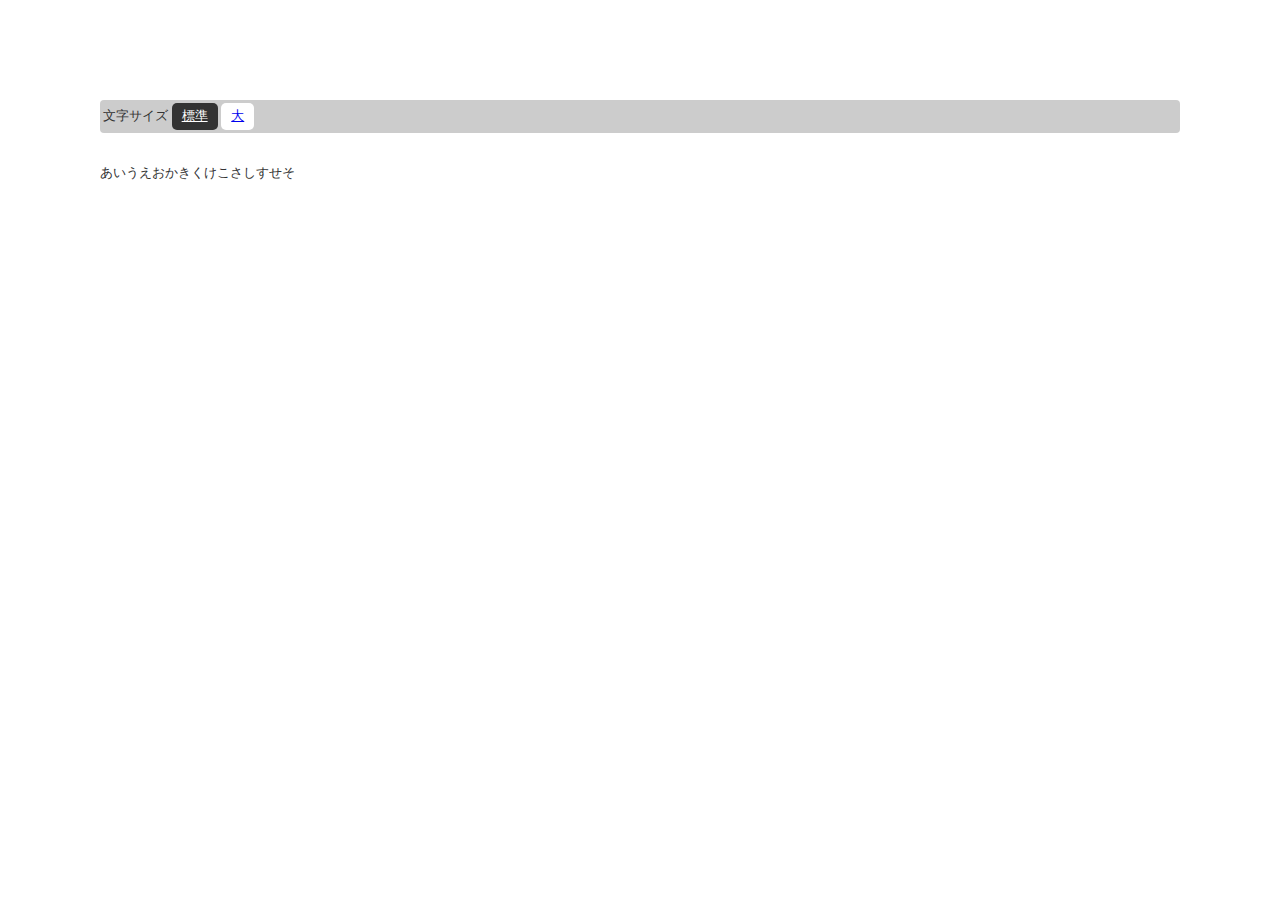
<file: fontswitch/index.html>
<!DOCTYPE html>
<html lang="ja">
<head>
<meta charset="utf-8">
<title>Font Switch</title>
<link rel="stylesheet" href="../common/css/html5reset.css">
<link rel="stylesheet" href="css/style.css">
<link rel="alternate stylesheet" title="normal" href="css/font_normal.css">
<link rel="alternate stylesheet" title="big" href="css/font_big.css">
<script type="text/javascript" src="../common/js/jquery.js"></script>
<script type="text/javascript" src="js/jquery.cookie.js"></script>
<script type="text/javascript">
(function($) {
  $(document).on('ready', function() {
    //-----------------------------
    //- fontSwitch
    //-----------------------------
    //initialize
    var $normalSw = $('.fontSwitch .normal');
    var $bigSw    = $('.fontSwitch .big');
    var $ck       = $.cookie('fontSize');
    var cssObj    = [''];
    var normalCss = '';
    var bigCss    = '';
    //cssObj
    cssObj = document.getElementsByTagName('link');
    for (i=0; i<cssObj.length; i++) {
      if (cssObj[i].getAttribute('rel') == 'alternate stylesheet') {
        if (cssObj[i].getAttribute('title') == 'normal') {
          normalCssObj = cssObj[i];
        } else if (cssObj[i].getAttribute('title') == 'big') {
          bigCssObj = cssObj[i];
        }
      }
    }
    //cookie switch
    if ($ck == 'big') {
      fontBig();
    } else {
      fontNormal();
    }
    //click
    $bigSw.on('click', function () {
      if ($(this).hasClass('current')) {
      }else{
        fontBig();
      }
      return false;
    });
    $normalSw.on('click', function () {
      if ($(this).hasClass('current')) {
      }else{
        fontNormal();
      }
      return false;
    });
    //font-big
    function fontBig () {
      $.cookie('fontSize', 'big', {expires:30, path:'/'});
      $normalSw.removeClass('current');
      $bigSw.addClass('current');
      normalCssObj.disabled = true;
      bigCssObj.disabled = false;
    }
    //font-normal
    function fontNormal () {
      $.cookie('fontSize', 'normal', {expires:30, path:'/'});
      $bigSw.removeClass('current');
      $normalSw.addClass('current');
      normalCssObj.disabled = false;
      bigCssObj.disabled = true;
    }
  });
})(jQuery);
</script>
<style>
#container {
  margin: 100px;
}
.fontSwitch {
  margin-bottom: 30px;
  padding: 3px;
  background-color: #CCC;
  border-radius: 4px;
  overflow: hidden;
}
.fontSwitch dt,
.fontSwitch dd {
  display: inline-block;
}
.fontSwitch dd a {
  display: inline-block;
  padding: 3px 10px;
  border-radius: 5px;
  background-color: #FFF;
}
.fontSwitch dd a:hover {
  background-color: #EEE;
}
.fontSwitch dd.current a {
  background-color: #333;
  color: #FFF;
}
</style>
</head>
<body>
<div id="container">

<dl class="fontSwitch">
<dt>文字サイズ</dt>
<dd class="normal"><a href="#">標準</a></dd>
<dd class="big"><a href="#">大</a></dd>
</dl>

<div class="box">
あいうえおかきくけこさしすせそ
</div>

</div>
</body>
</html>
</file>
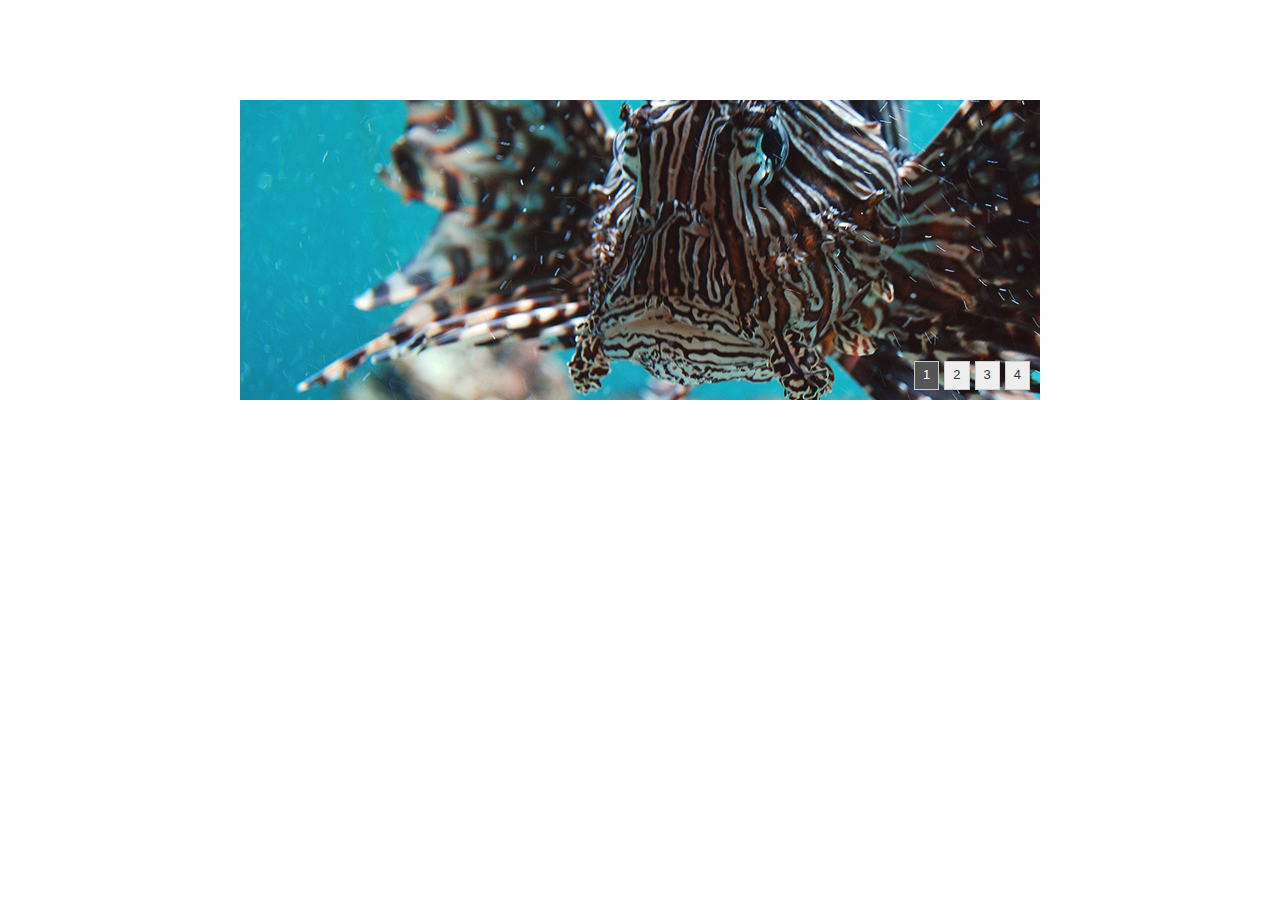
<file: mainimage_fadeout/index.html>
<!DOCTYPE html>
<html lang="ja">
<head>
<meta charset="utf-8">
<title>mainImage ver fadeOut</title>
<link rel="stylesheet" href="../common/css/html5reset.css">
<link rel="stylesheet" href="../common/css/style.css">
<script type="text/javascript" src="../common/js/jquery.js"></script>
<script type="text/javascript">
$(function() {
	$('#mainImage').imagefade({
		second:3000,
		speed:800
	});
});

$.fn.imagefade = function(opts) {
	opts = $.extend({
		second: 5000,	//second
		speed: 1200		//animation speed
	}, opts);

	//initialize
	var $list = $('li',this)
	$list.hide();
	$(':last-child',$list).addClass('active');
	$(':first-child',$list).show();
	var listNum = $list.size();
	var bullet = '';
	var num = 1;
	var timerID;
	fade();

	//bullet
	for(var c=1; c<=listNum; c++){
		bullet = bullet + '<span>' + c + '</span>';
	}
	$(this).append('<div class="bullet">' + bullet + '</div>');
	$('span:first-child','.bullet').addClass('active');

	//bullet click
	$('span','.bullet').click(function() {
		var bulletNum = $(this).index() + 1;
		clearTimeout(timerID);
		fade(bulletNum);
	})

	//fade animation
	function fade(bulletNum) {
		if (bulletNum) {
			if (bulletNum == 1) {
				num = 1;
			} else {
				num = bulletNum;
			}
		}
		var thisSelector = 'li.active';
		var nextSelector = 'li:nth-child(' + num + ')';
		var current = 'span:nth-child(' + num + ')';
		//$('#test').text('next:' + nextSelector + ' bulletNum:' + bulletNum);//test
		$(thisSelector).fadeOut(opts.speed).removeClass('active');
		$(nextSelector).addClass('active').fadeIn(opts.speed);
		$('span.active','.bullet').removeClass('active');
		$(current,'.bullet').addClass('active');
		num = $('li.active').index() + 2;
		if (num == (listNum + 1)){
			num = 1;
		}
		timerID = setTimeout(function(){fade()},opts.second);
	}
}
</script>
<style>
#container {
	margin:100px auto;
	width:900px;
}
#test {
    position: fixed;
    display: block;
    top: 0;
    right: 30px;
    line-height: 50px;
    background: #EEE;
    text-align: center;
}

/*----------*/
#mainImage {
	margin:0 auto;
	width:800px;
	position:relative;
}
#mainImage ul {
	position: relative;
	height: 300px;
}
#mainImage li {
	position: absolute;
}
.bullet {
	margin-top:10px;
	text-align: right;
	position: absolute;
	bottom:10px;
	right:10px;
}
.bullet span {
	display: inline-block;
	margin-left:5px;
	padding: 3px 8px;
	background: #EEE;
	border: solid 1px #CCC;
	cursor: pointer;
}
.bullet span.active {
	background: #555;
	color: #FFF;
}
</style>
</head>
<body>
<span id="test"></span>
<div id="container">




<div id="mainImage">
<ul>
<li><img src="images/fish.jpg" alt=""></li>
<li><img src="images/candle.jpg" alt=""></li>
<li><img src="images/poppy.jpg" alt=""></li>
<li><img src="images/rose.jpg" alt=""></li>
</ul>
</div>




</div>
</body>
</html>
</file>
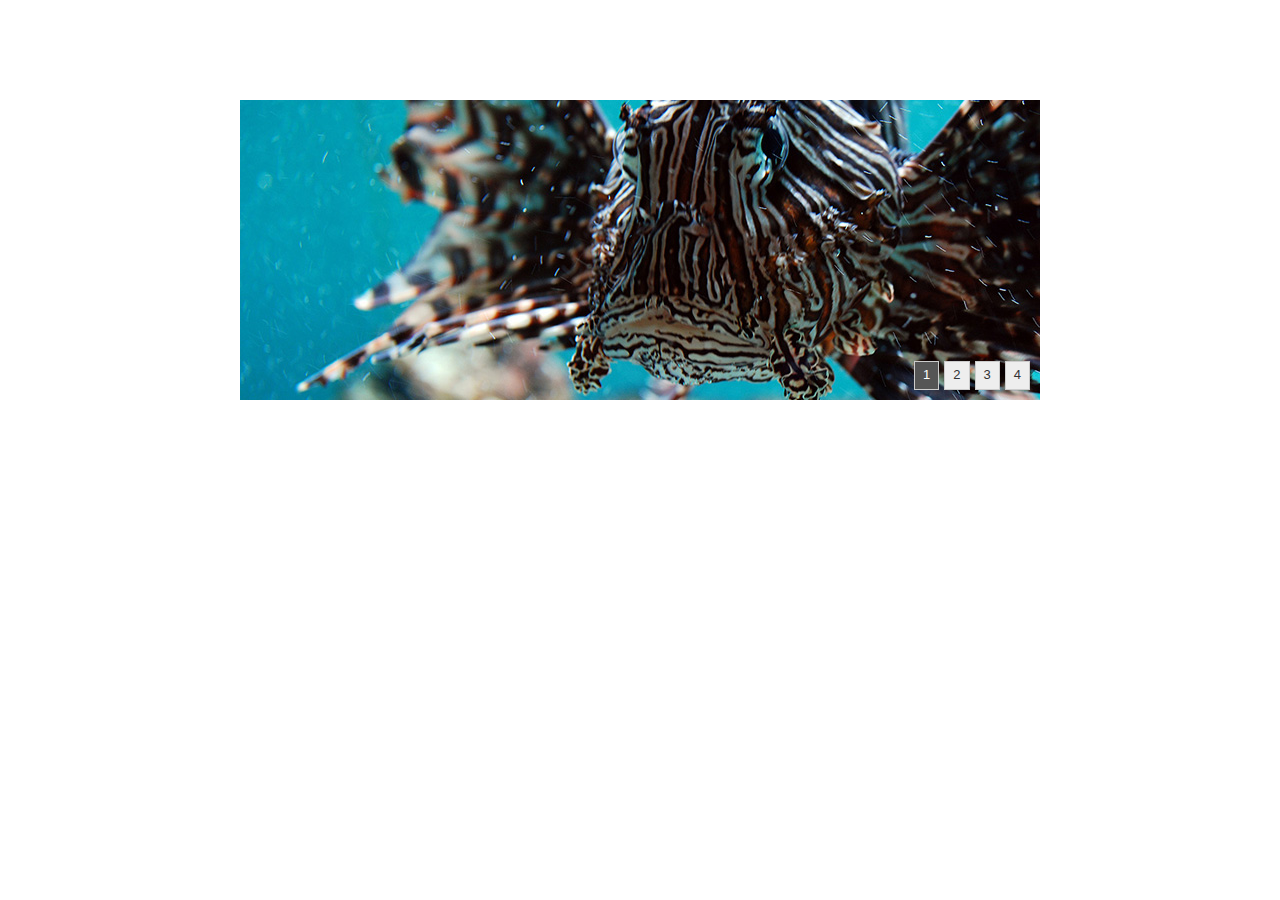
<file: mainimage_slide/index.html>
<!DOCTYPE html>
<html lang="ja">
<head>
<meta charset="utf-8">
<title>mainImage ver Slide</title>
<link rel="stylesheet" href="../common/css/html5reset.css">
<link rel="stylesheet" href="../common/css/style.css">
<script type="text/javascript" src="../common/js/jquery.js"></script>
<script type="text/javascript">
$(function() {
	$('#mainImage').imageslide({
		second:3000,
		speed:800
	});
});

$.fn.imageslide = function(opts) {
	opts = $.extend({
		imagewide: $(this).width(),//image width
		second: 5000,	//second
		speed: 1200		//animation speed
	}, opts);

	//initialize
	var $list = $('li',this)
	var $ul = $('ul',this);
	$(':last-child',$list).addClass('active');
	var listNum = $list.size();
	$ul.css({width:listNum * opts.imagewide});
	var bullet = '';
	var num = 1;
	var timerID;
	fade();

	//bullet
	for(var c=1; c<=listNum; c++){
		bullet = bullet + '<span>' + c + '</span>';
	}
	$(this).append('<div class="bullet">' + bullet + '</div>');
	$('span:first-child','.bullet').addClass('active');

	//bullet click
	$('span','.bullet').click(function() {
		var bulletNum = $(this).index() + 1;
		clearTimeout(timerID);
		fade(bulletNum);
	})

	//fade animation
	function fade(bulletNum) {
		if (bulletNum) {
			if (bulletNum == 1) {
				num = 1;
			} else {
				num = bulletNum;
			}
		}
		var thisSelector = 'li.active';
		var nextSelector = 'li:nth-child(' + num + ')';
		var current = 'span:nth-child(' + num + ')';
		//$('#test').text('next:' + nextSelector + ' bulletNum:' + bulletNum);//test
		$ul.animate({marginLeft: -opts.imagewide*(num - 1)},opts.speed);
		$(thisSelector).removeClass('active');
		$(nextSelector).addClass('active');
		$('span.active','.bullet').removeClass('active');
		$(current,'.bullet').addClass('active');
		num = $('li.active').index() + 2;
		if (num == (listNum + 1)){
			num = 1;
		}
		timerID = setTimeout(function(){fade()},opts.second);
	}
}
</script>
<style>
#container {
	margin:100px auto;
	width:900px;
}
#test {
    position: fixed;
    display: block;
    top: 0;
    right: 30px;
    line-height: 50px;
    background: #EEE;
    text-align: center;
}

/*----------*/
#mainImage {
	margin:0 auto;
	width:800px;
	overflow: hidden;
	position: relative;
}
#mainImage ul {
	position: relative;
	height: 300px;
}
#mainImage li {
	float: left;
}
.bullet {
	margin-top:10px;
	text-align: right;
	position: absolute;
	bottom: 10px;
	right: 10px;
}
.bullet span {
	display: inline-block;
	margin-left:5px;
	padding: 3px 8px;
	background: #EEE;
	border: solid 1px #CCC;
	cursor: pointer;
}
.bullet span.active {
	background: #555;
	color: #FFF;
}
</style>
</head>
<body>
<span id="test"></span>
<div id="container">




<div id="mainImage">
<ul>
<li><img src="images/fish.jpg" alt=""></li>
<li><img src="images/candle.jpg" alt=""></li>
<li><img src="images/poppy.jpg" alt=""></li>
<li><img src="images/rose.jpg" alt=""></li>
</ul>
</div>




</div>
</body>
</html>
</file>
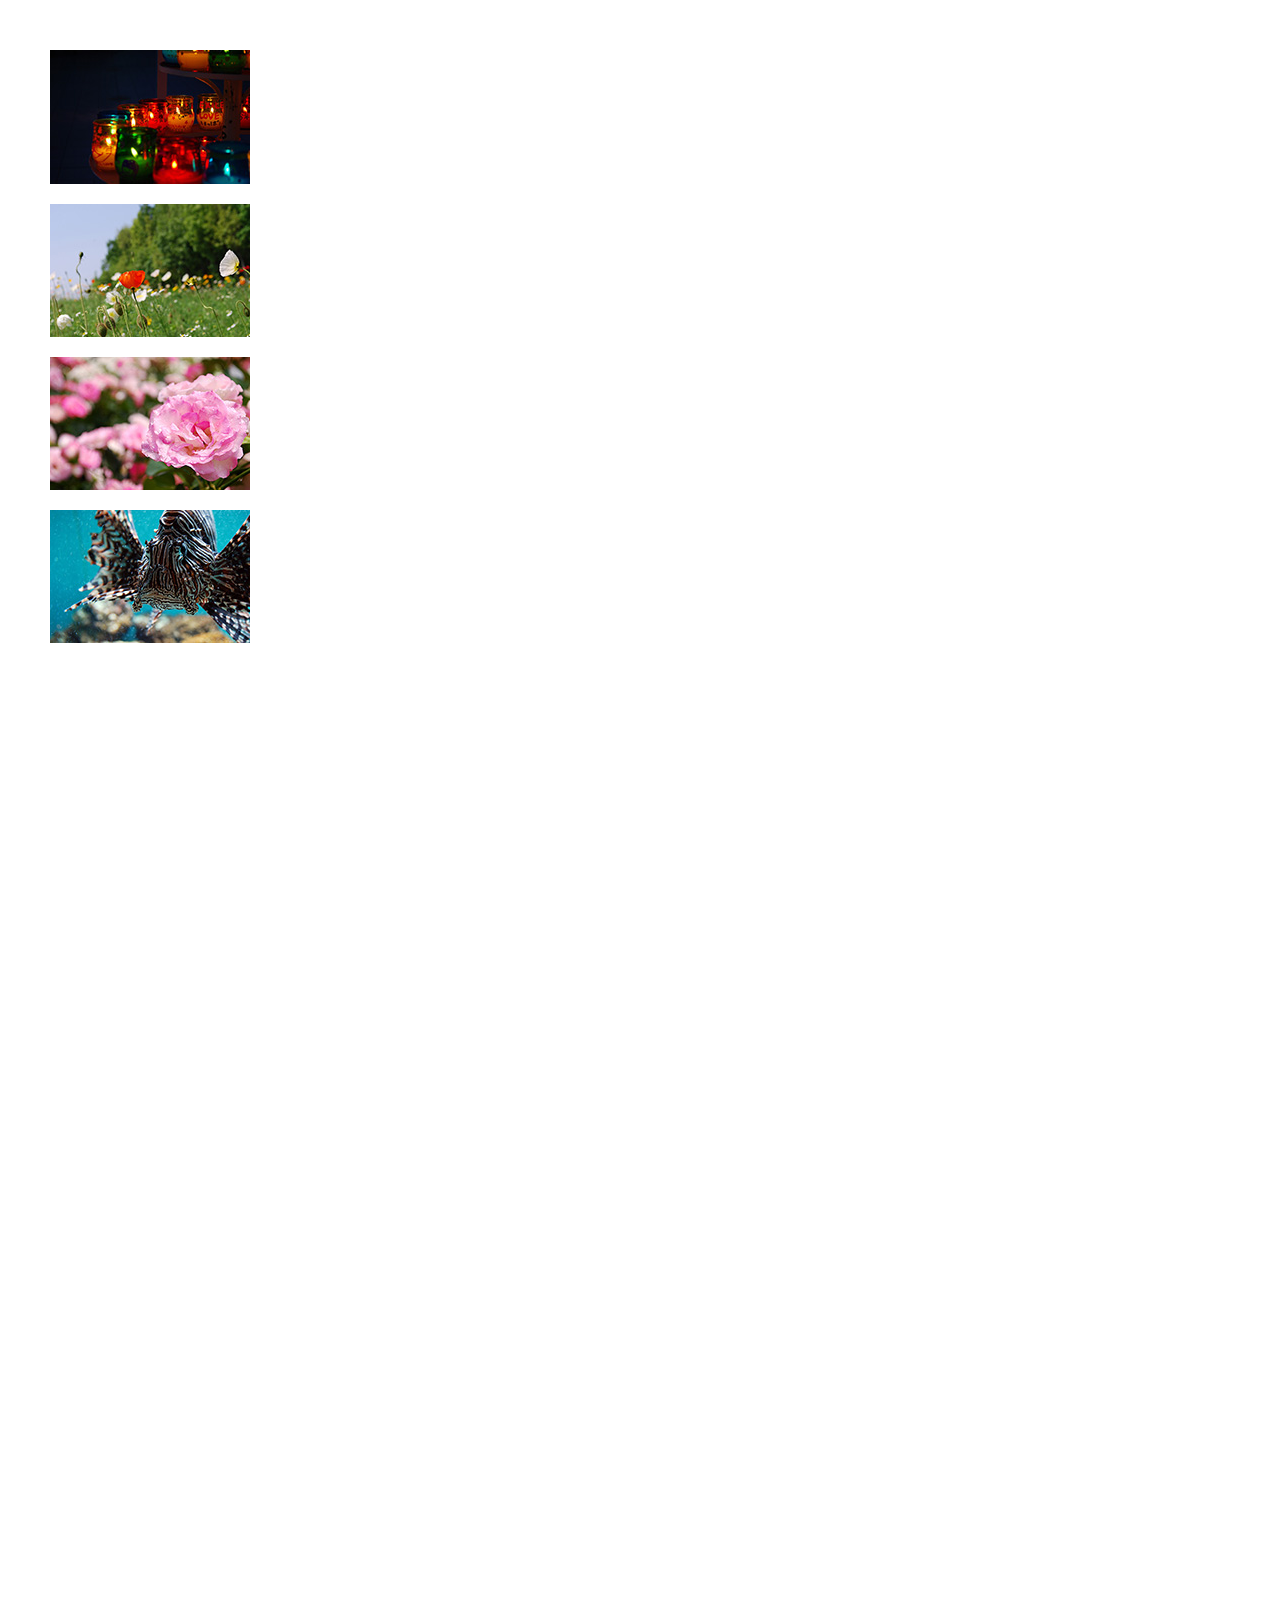
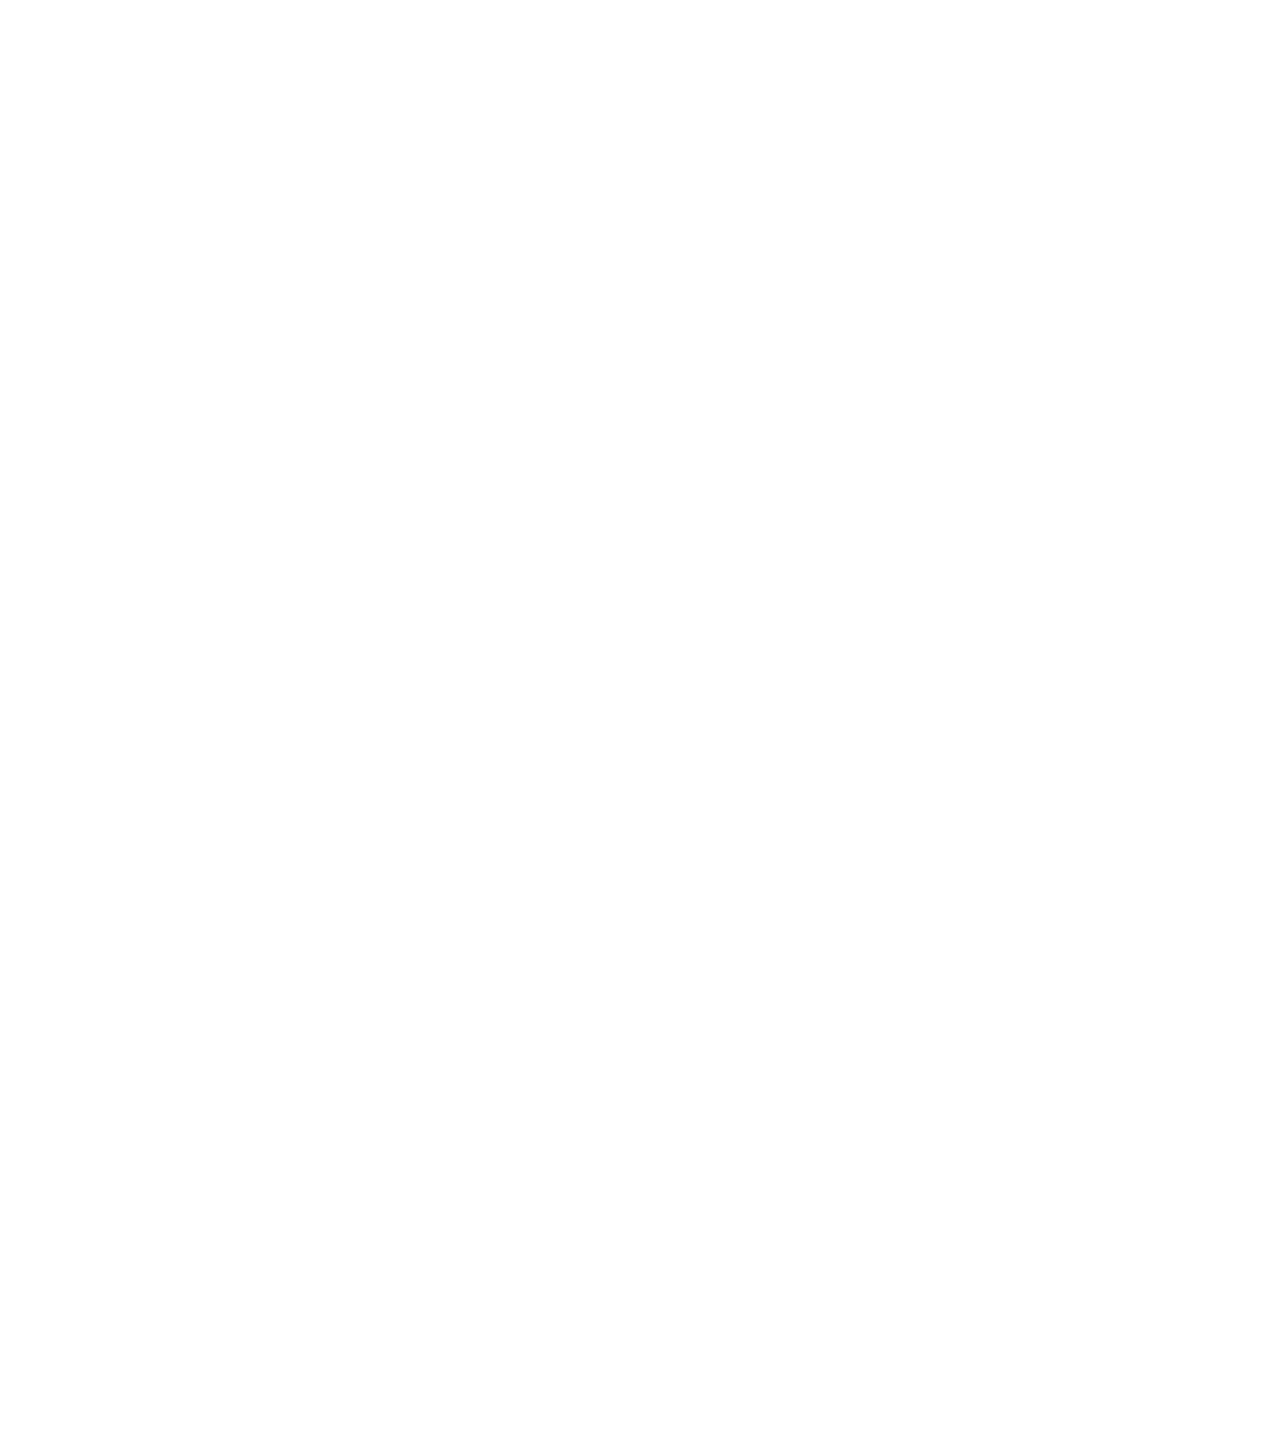
<file: modal_image/index.html>
<!DOCTYPE html>
<html lang="ja">
<head>
<meta charset="utf-8">
<title>ModalWindow - image</title>
<link rel="stylesheet" href="../common/css/html5reset.css">
<link rel="stylesheet" href="../common/css/style.css">
<script type="text/javascript" src="../common/js/jquery.js"></script>
<script type="text/javascript">
$(function() {
	$('.gallery a').imageModal({
		innerWidth:600,
		innerHeight:400,
		backColor:'#08f'
	});
});

$.fn.imageModal = function(opts) {
	// * options
	//-----------------------------------------
	opts = $.extend({
		innerWidth:600,	//image width
		innerHeight:400, //image height
		outerWidth:0,	//modalContにCSSで幅指定がある時
		outerHeight:0,	//modalContにCSSで高さ指定がある時
		speed:300,	//animation speed
		backColor:'#000',//back color
		backAlpha:0.6	//back alpha
	},opts);

	// * initialize
	//-----------------------------------------
	$('body').append('<div id="backWrap"></div>');
	$('body').append('<div id="modalWindow"><div id="modalCont"><div id="mw-close"><a href="#">CLOSE</a></div><div id="mw-control"><a href="#" id="mw-prev">prev</a><a href="#" id="mw-next">next</a></div></div></div>');
	//selector
	var $back    = $('#backWrap');
	var $mwindow = $('#modalWindow');
	var $mcont   = $('#modalCont');
	var $close   = $('#mw-close');
	var $closeArea = $('#backWrap, #mw-close');
	var $control = $('#mw-control');
	var $next    = $('#mw-next');
	var $prev    = $('#mw-prev'); 
	var $mLink   = $(this);
	//other
	var imagesrc;
	var imgArraySrc = [];
	var imgArrayAlt = [];
	var num;
	//inner&outer
	var iwi = opts.innerWidth;
	var ihi = opts.innerHeight;
	if (opts.outerWidth == 0) {
		var owi = $mwindow.width() + iwi;
	}else{
		var owi = opts.outerWidth;
	}
	if (opts.outerHeight == 0) {
		var ohi = $mwindow.height() + ihi;
	}else{
		var ohi = opts.outerHeight;
	}
	//control
	$control.css({top:ihi / 2, width:iwi});
	//speed
	var sp  = opts.speed;
	var sp2 = sp - (sp / 2);
	//backLayout
	$back.css({
		backgroundColor: opts.backColor,
		opacity: opts.backAlpha
	});

	// * grouping
	//-----------------------------------------
	$mLink.each(function() {
		if ($(this).attr('rel') == 'mImage') {
			imgArraySrc.push($(this).attr('href'));
			imgArrayAlt.push($('img',this).attr('alt'));
		}
	});

	// * thumbnail click
	//-----------------------------------------
	$mLink.on('click',function() {
		//control show
		if ($(this).attr('rel') == 'mImage') {
			$control.show();
		}else{
			$control.hide();
		}
		//image & alttext
		imagesrc = $(this).attr('href');
		var image = $('<img>').attr('src',imagesrc);
		var altTxt = $('img',this).attr('alt');
		$mcont.prepend('<div id="mw-cont"><div id="mw-caption"></div></div>');
		$('#mw-cont').css({width:iwi,height:ihi}).prepend(image);
		$('#mw-caption').html(altTxt);
		//modalWindow position
		if ($(window).height() <= ohi) {
			var pTop = 10;
		}else{
			var pTop = ($(window).height() / 2) - (ohi / 2);
		}
		if ($(window).width() <= owi) {
			var pLeft = 10;
		}else{
			var pLeft = ($(window).width() / 2) - (owi / 2);
		}
		//back layout show
		$back.fadeIn(sp);
		//modalWindow show
		$mwindow.css({top:pTop, left:pLeft}).fadeIn(sp2);
		return false;
	});

	// * closeArea click
	//-----------------------------------------
	$closeArea.on('click',function() {
		$back.fadeOut(sp);
		$mwindow.fadeOut(sp2,function() {
			$('#mw-cont').remove();
		});
		return false;
	});

	// * next click
	//-----------------------------------------
	$next.on('click',function() {		
		for (var i = 0; i < imgArraySrc.length; i++) {
			if (imgArraySrc[i] == imagesrc) {
				if (i != imgArraySrc.length - 1) {		
					num = i + 1;
				}else{
					num = 0;
				}
			}
		}
		nextprev(num);
		return false;
	});

	// * prev click
	//-----------------------------------------
	$prev.on('click',function() {		
		for (var i = 0; i < imgArraySrc.length; i++) {
			if (imgArraySrc[i] == imagesrc) {
				if (i != 0) {		
					num = i - 1;
				}else{
					num = imgArraySrc.length - 1;
				}
			}
		}
		nextprev(num);
		return false;
	});

	// * next prev
	//-----------------------------------------
	function nextprev(num) {
		imagesrc = imgArraySrc[num];
		image = $('<img>').attr('src',imagesrc);
		altTxt = imgArrayAlt[num];
		$('#mw-cont').prepend(image);
		$('#mw-caption').html(altTxt);
		$('img:nth-child(2)','#mw-cont').fadeOut(sp,function() {$(this).remove()});			
	}

}
</script>
<style>
body {
    height: 3000px;
}
#container {
    margin:50px;
}
#textbox {
	position: fixed;
	top:0;
	right: 0;
	background:#EEE;
	width:300px;
}
.gallery li {
    margin-bottom: 20px;
}
/*---------------*/
#backWrap {
	display: none;
  position:fixed;
	top:0;
	left:0;
	width:100%;
	height: 100%;
}
#modalWindow {
	display: none;
	position: absolute;
}
#modalCont {
	position: relative;
	background: #EEE;
  padding: 10px 10px 62px;
}
#mw-cont img {
    position:absolute;
}
#mw-caption {
    position: absolute;
    bottom:15px;
    left:10px;
}
#mw-close a {
	display: block;
	position:absolute;
	bottom:10px;
	right:10px;
	width: 32px;
	height: 32px;
	background: url('images/close.png') no-repeat;
	text-indent: 100%;
	white-space: nowrap;
	overflow: hidden;
	cursor:pointer;
}
#mw-control {
    display: none;
    position: absolute;
}
#mw-control a {
	position:absolute;
  display: block;
  width: 50px;
  height: 50px;
  border-radius: 50%;
  background: #333;
  line-height: 50px;
  text-align: center;
  text-decoration: none;
  color:#FFF;
}
#mw-control a:hover {
    background-color:#666;
}
#mw-prev {
	left: -70px;
}
#mw-next {
	right:-70px;
}
</style>
</head>
<body>
<div id="textbox"></div>
<div id="container">


<ul class="gallery">
<li><a href="images/candle.jpg" rel="mImage"><img src="images/candle_s.jpg" alt="キャンドルライト"></a></li>
<li><a href="images/poppy.jpg" rel="mImage"><img src="images/poppy_s.jpg" alt="ポピー"></a></li>
<li><a href="images/rose.jpg"><img src="images/rose_s.jpg" alt="ローズ"></a></li>
<li><a href="images/fish.jpg" rel="mImage"><img src="images/fish_s.jpg" alt="魚"></a></li>
</ul>


</div>

</body>
</html>
</file>
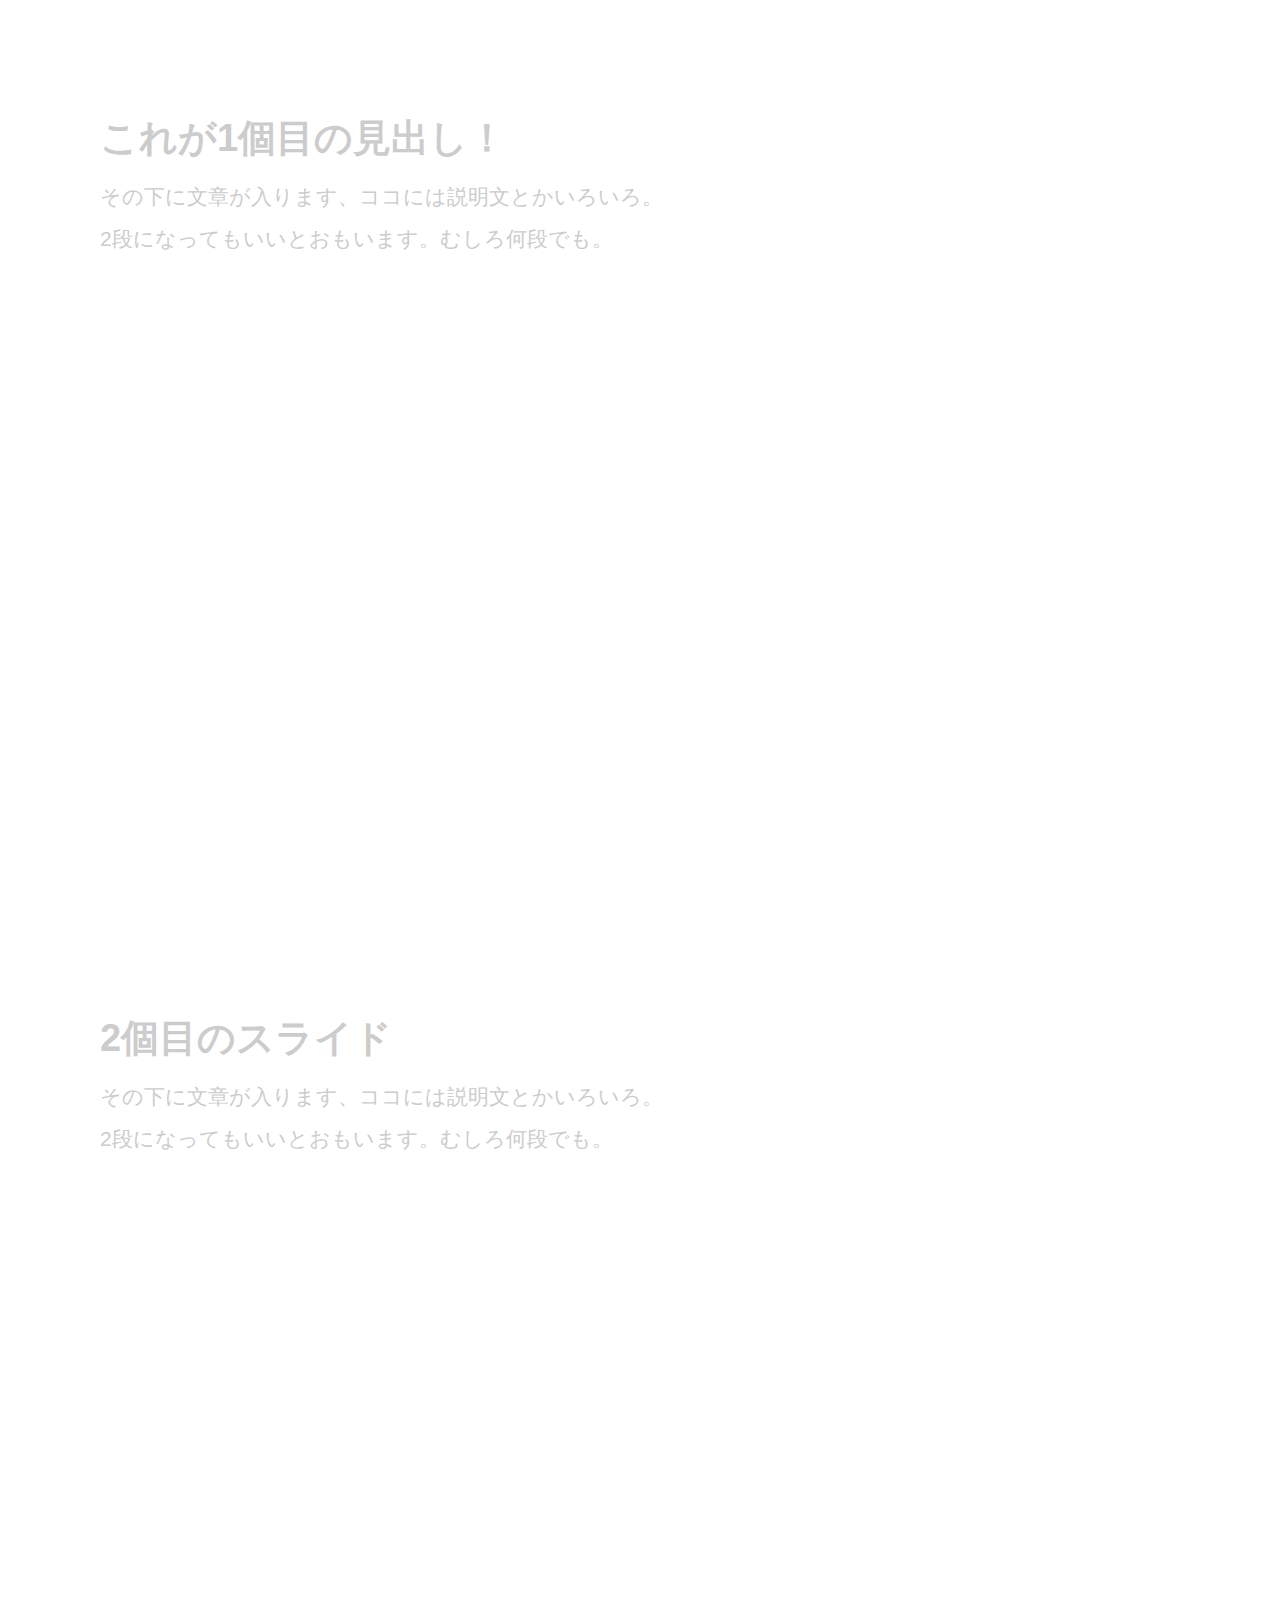
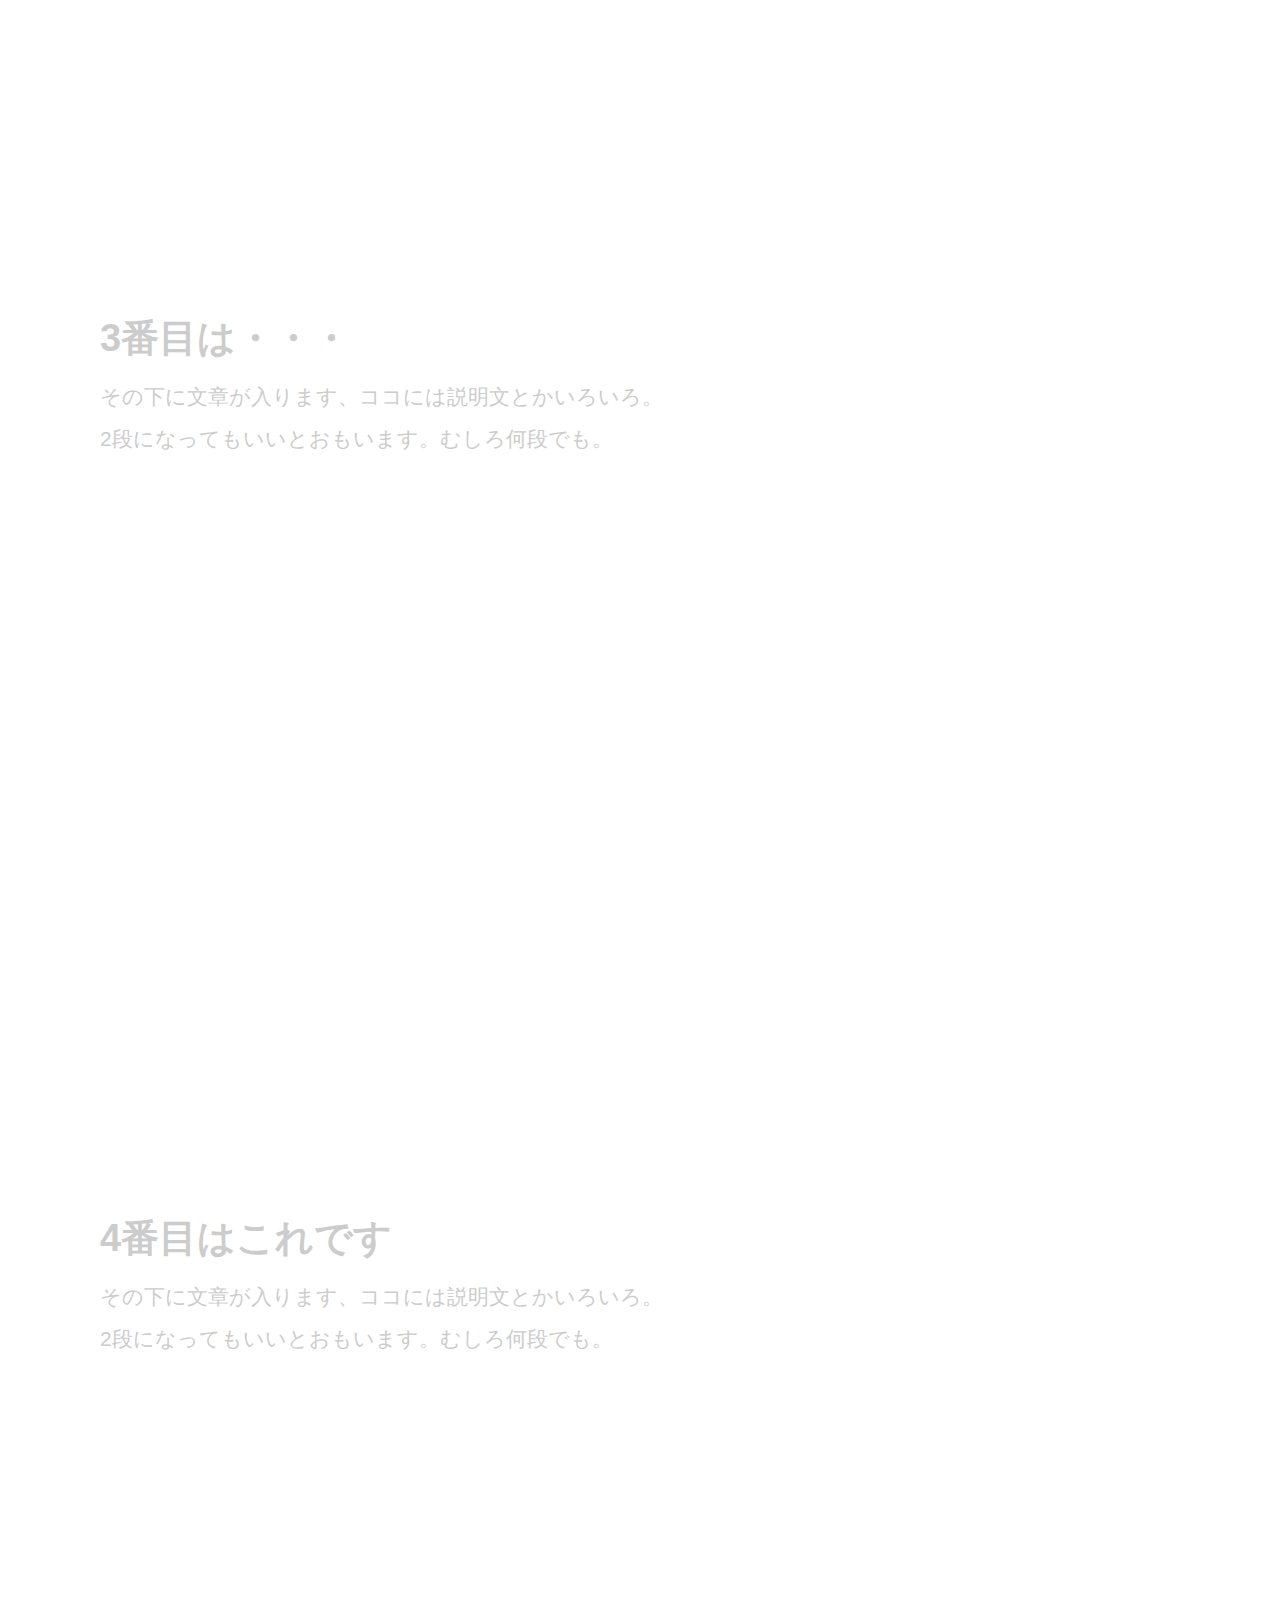
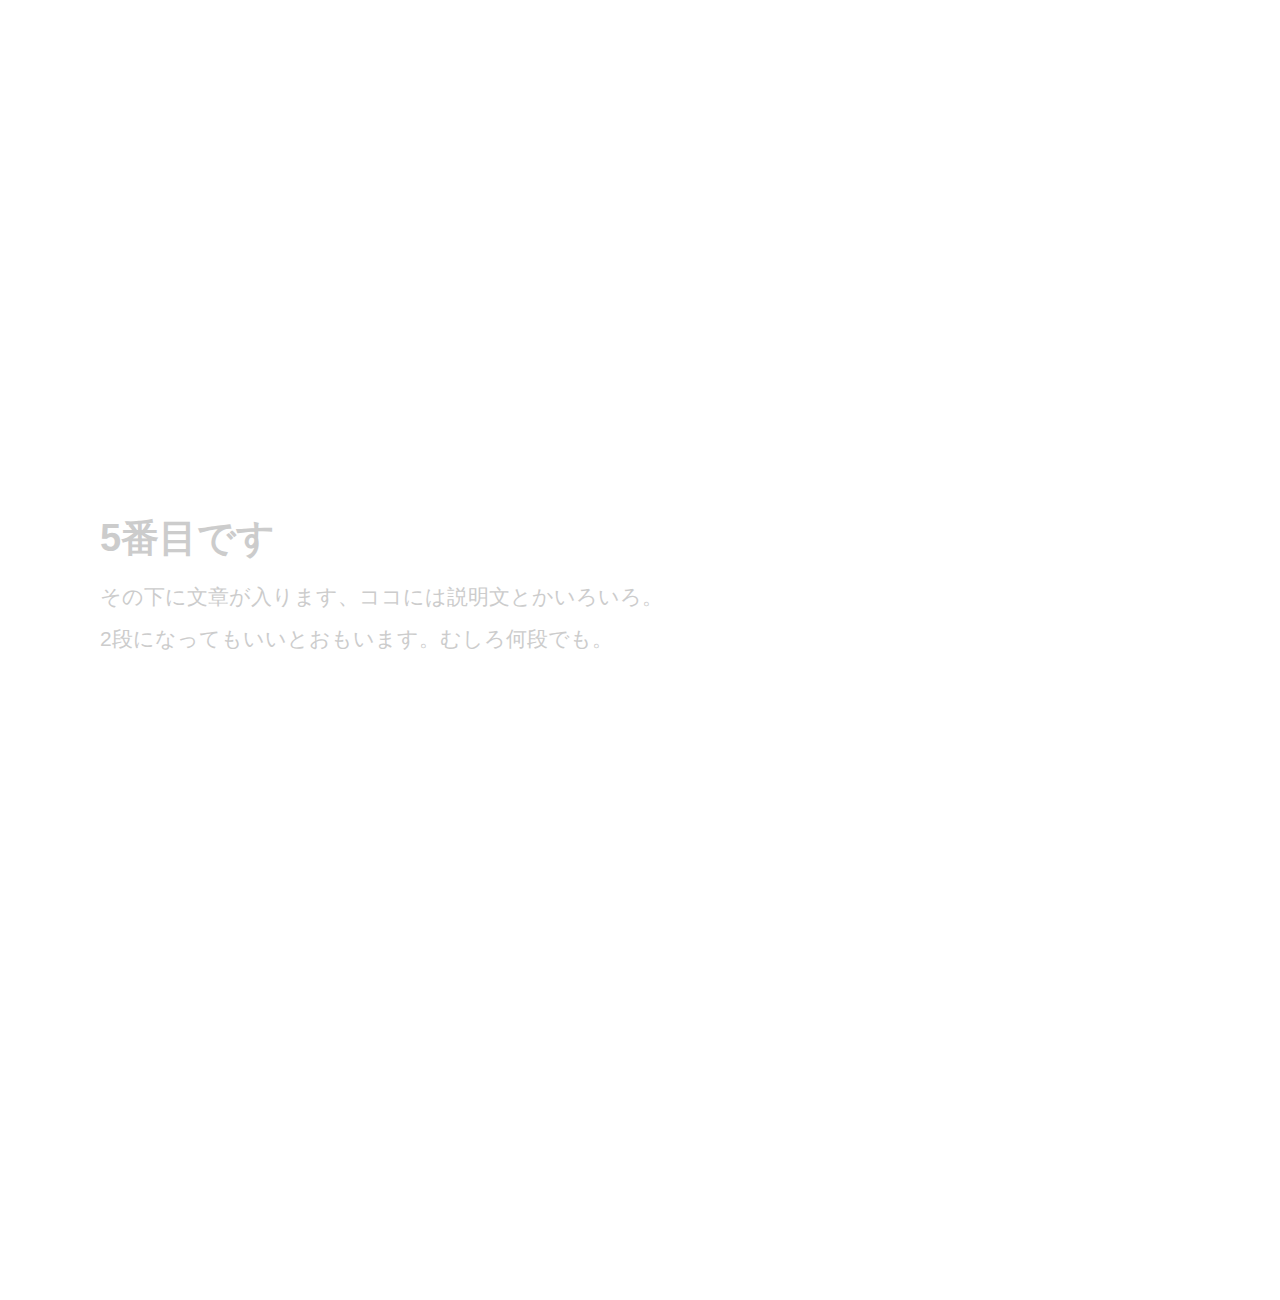
<file: slide/index.html>
<!DOCTYPE html>
<html lang="ja">
<head>
<meta charset="utf-8">
<title>スライド</title>
<link rel="stylesheet" href="../common/css/html5reset.css">
<link rel="stylesheet" href="../common/css/style.css">
<link rel="stylesheet" href="css/style.css">
<script type="text/javascript" src="../common/js/jquery.js"></script>
<script type="text/javascript" src="../common/js/jquery.easing.1.3.js"></script>
<script type="text/javascript" src="js/jquery.slide.js"></script>
<script type="text/javascript">
$(function () {
	$('.slide').slide({
		color:'testmode',			//dark, blue, purple, pink, green
		speed:600,						//800
		moving:'easeOutExpo',	//swing
		navLabel:'Navi'				//Navigation
	});
});
</script>
<style>
body {
  font-size:21px;
  line-height: 2.0;
  color: #333;
}
.cont {
  padding: 100px;
}
.cont h1 {
  font-size: 38px;
}
</style>
</head>
<body>

<section id="slide1" class="slide">
<div class="cont">
	<h1>これが1個目の見出し！</h1>
	<p>その下に文章が入ります、ココには説明文とかいろいろ。<br>
	2段になってもいいとおもいます。むしろ何段でも。</p>
</div>
</section>

<section id="slide2" class="slide">
<div class="cont">
	<h1>2個目のスライド</h1>
	<p>その下に文章が入ります、ココには説明文とかいろいろ。<br>
	2段になってもいいとおもいます。むしろ何段でも。</p>
</div>
</section>

<section id="slide3" class="slide">
<div class="cont">
	<h1>3番目は・・・</h1>
	<p>その下に文章が入ります、ココには説明文とかいろいろ。<br>
	2段になってもいいとおもいます。むしろ何段でも。</p>
</div>
</section>

<section id="slide4" class="slide">
<div class="cont">
	<h1>4番目はこれです</h1>
	<p>その下に文章が入ります、ココには説明文とかいろいろ。<br>
	2段になってもいいとおもいます。むしろ何段でも。</p>
</div>
</section>

<section id="slide5" class="slide">
<div class="cont">
	<h1>5番目です</h1>
	<p>その下に文章が入ります、ココには説明文とかいろいろ。<br>
	2段になってもいいとおもいます。むしろ何段でも。</p>
</div>
</section>

</body>
</html>
</file>
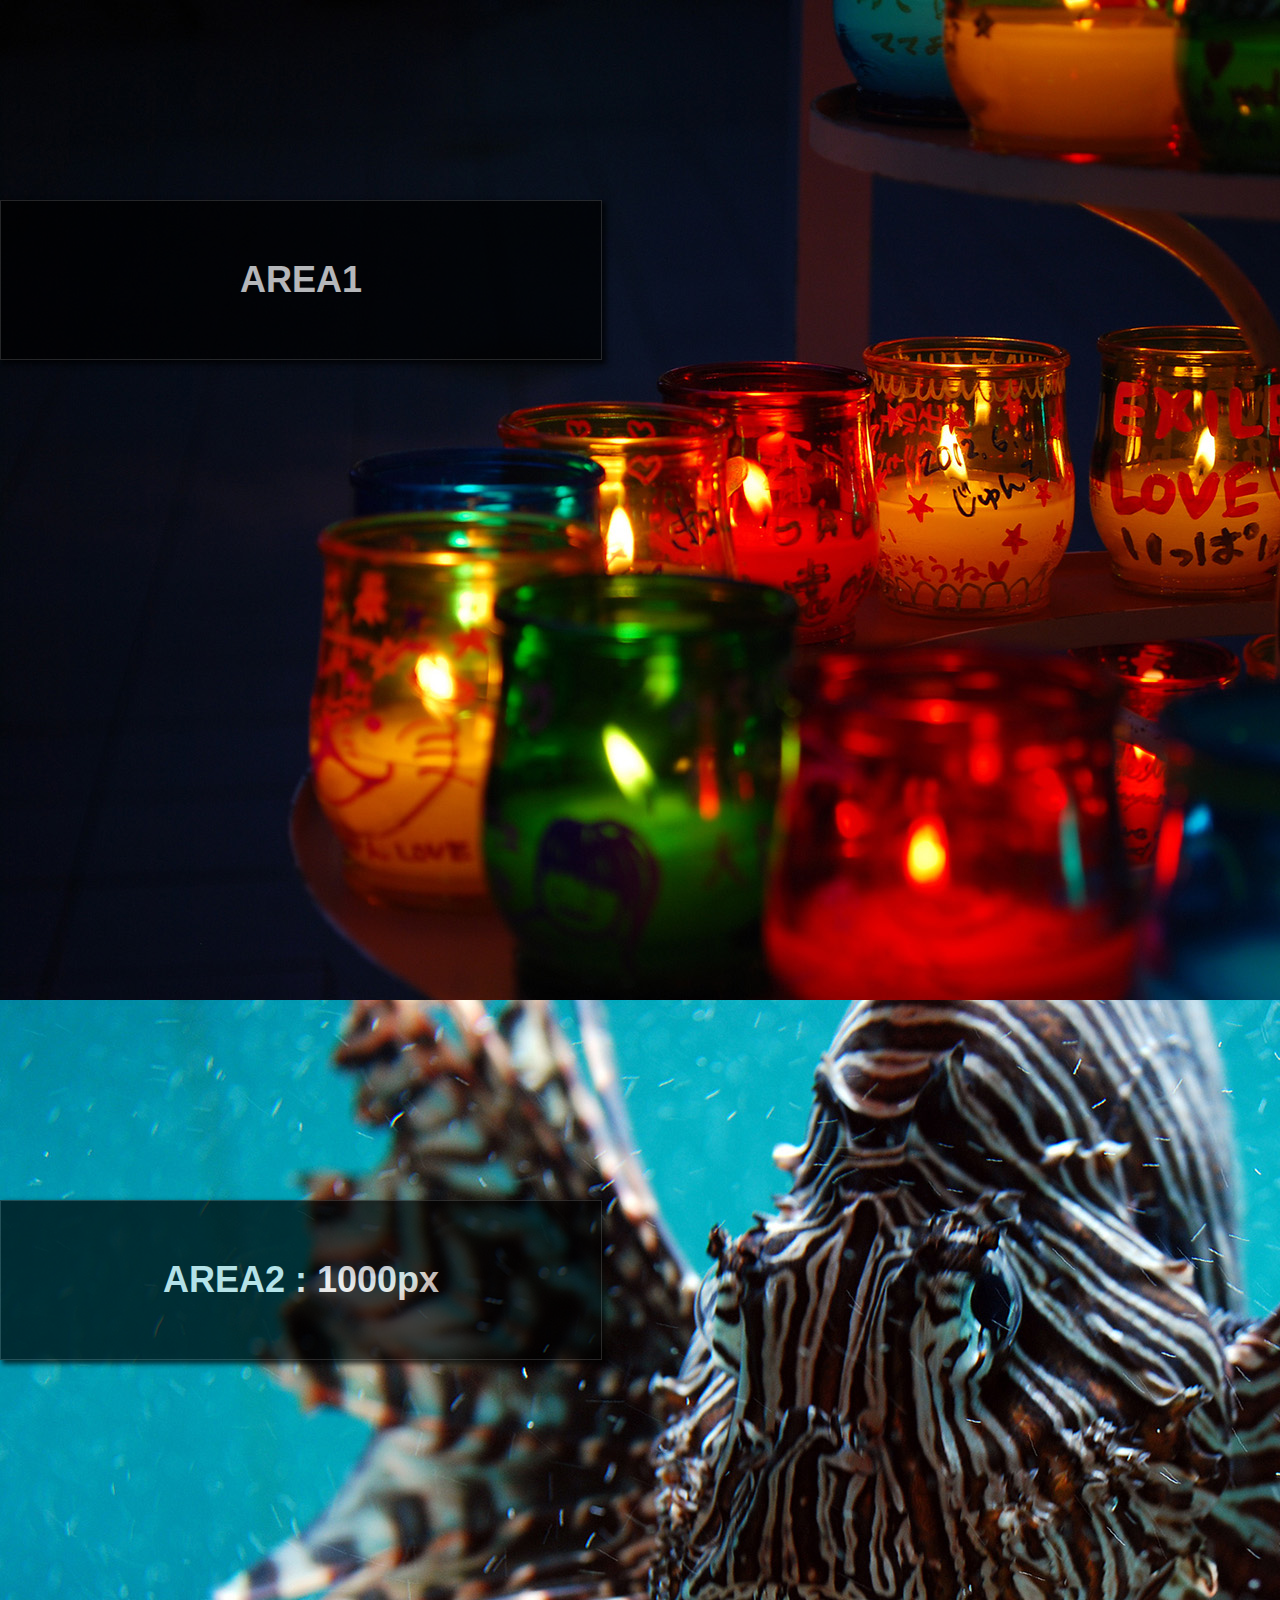
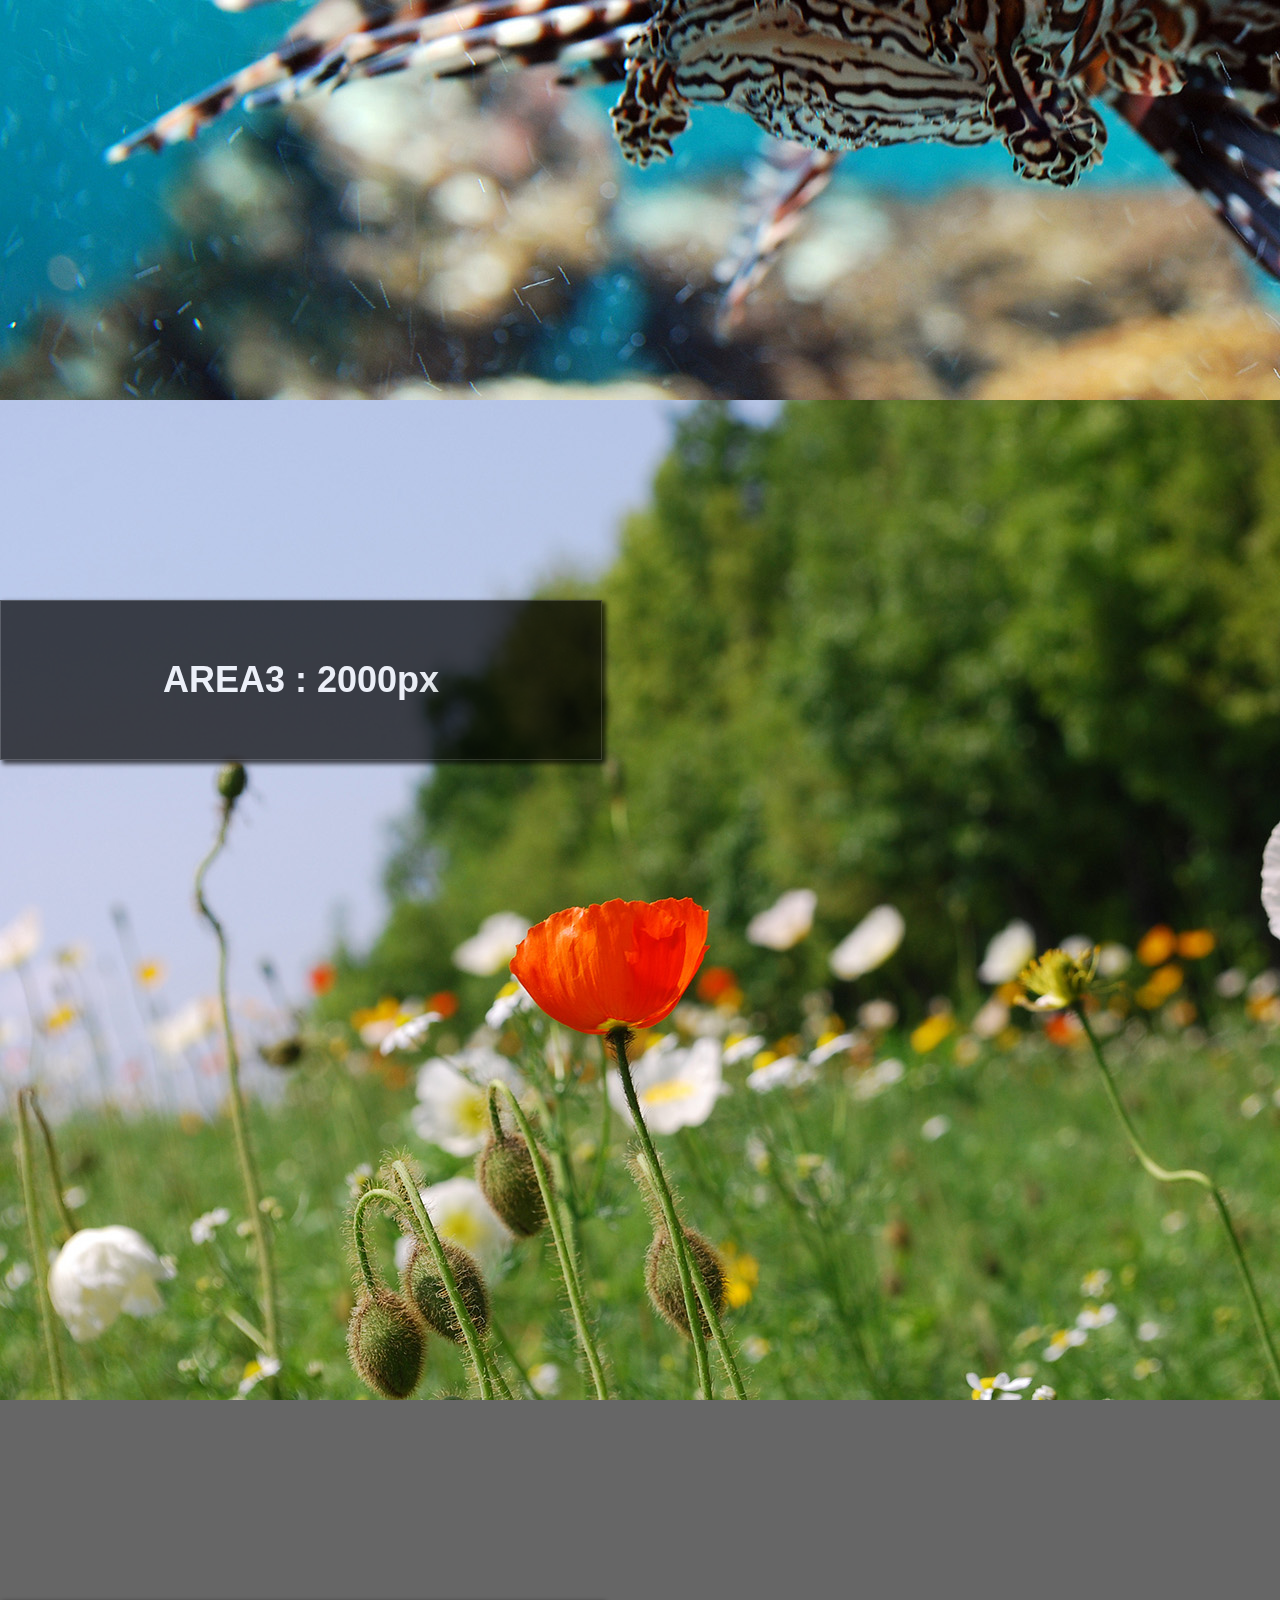
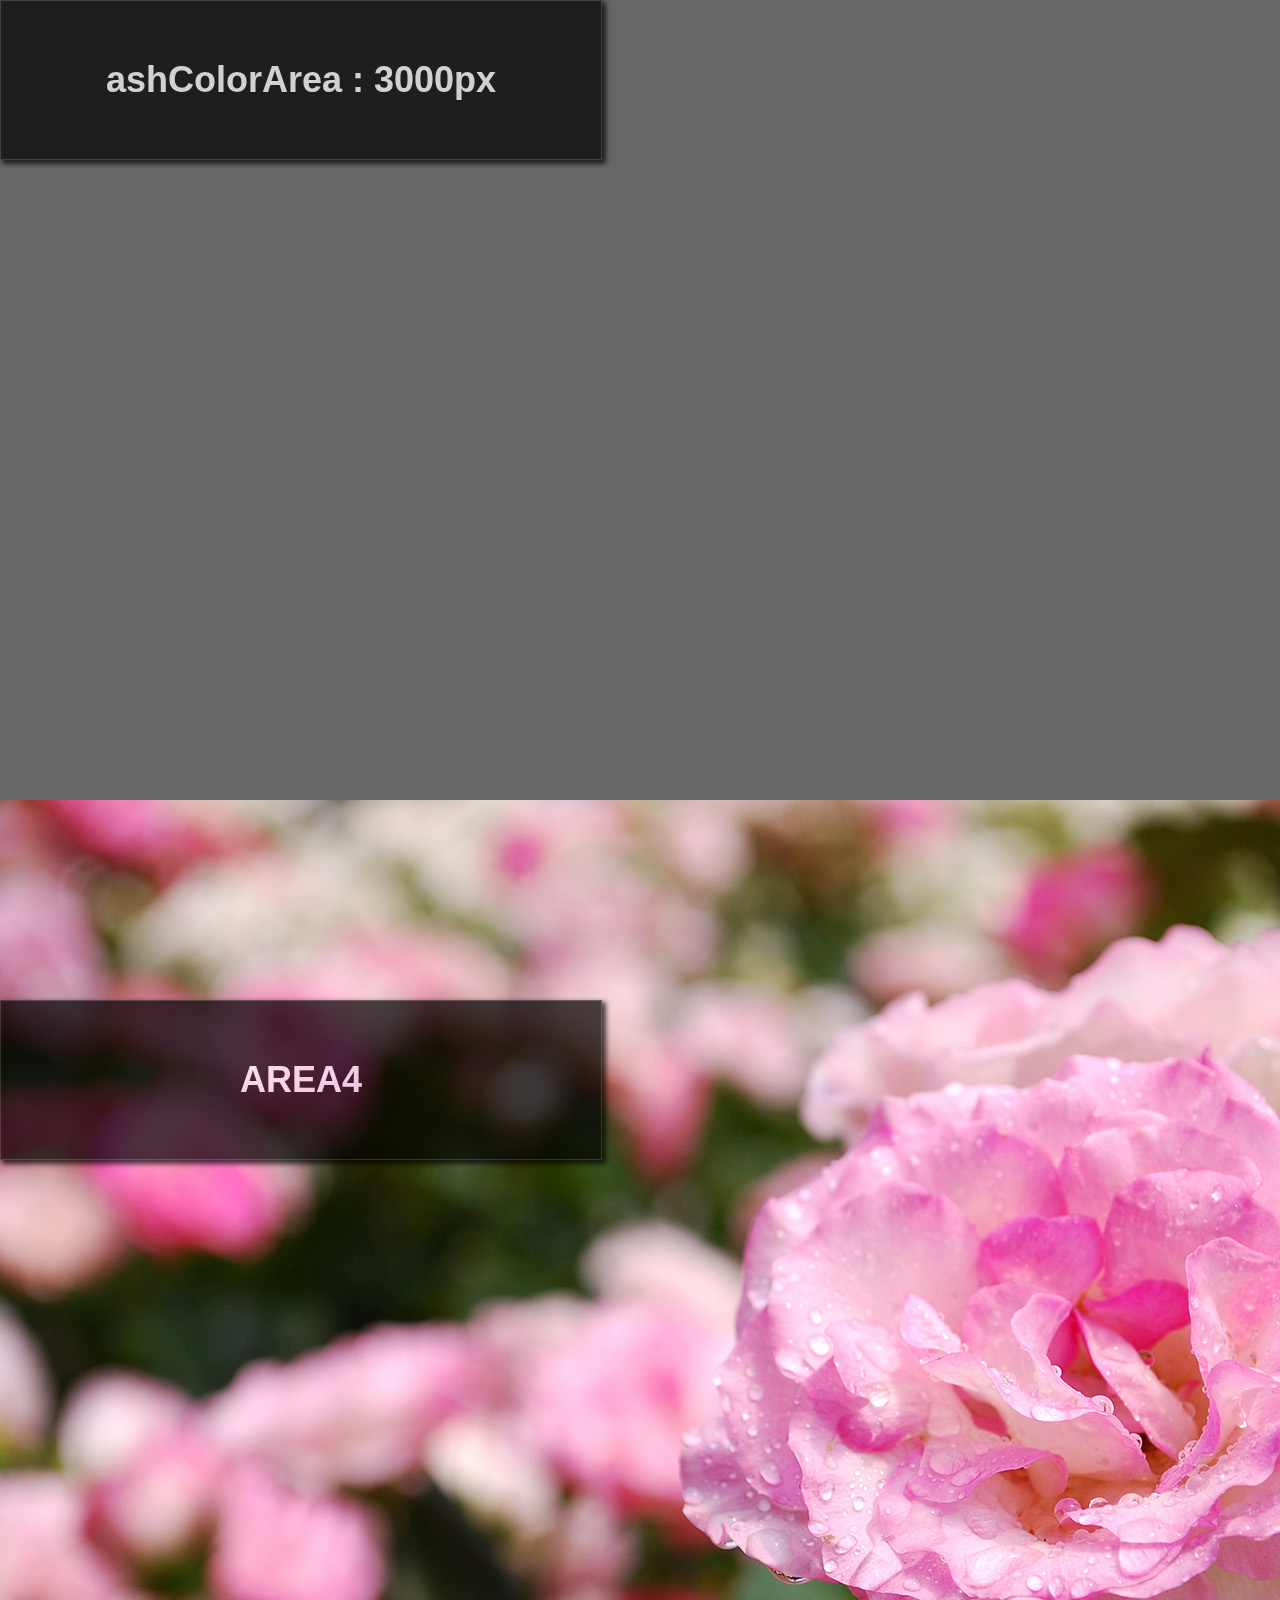
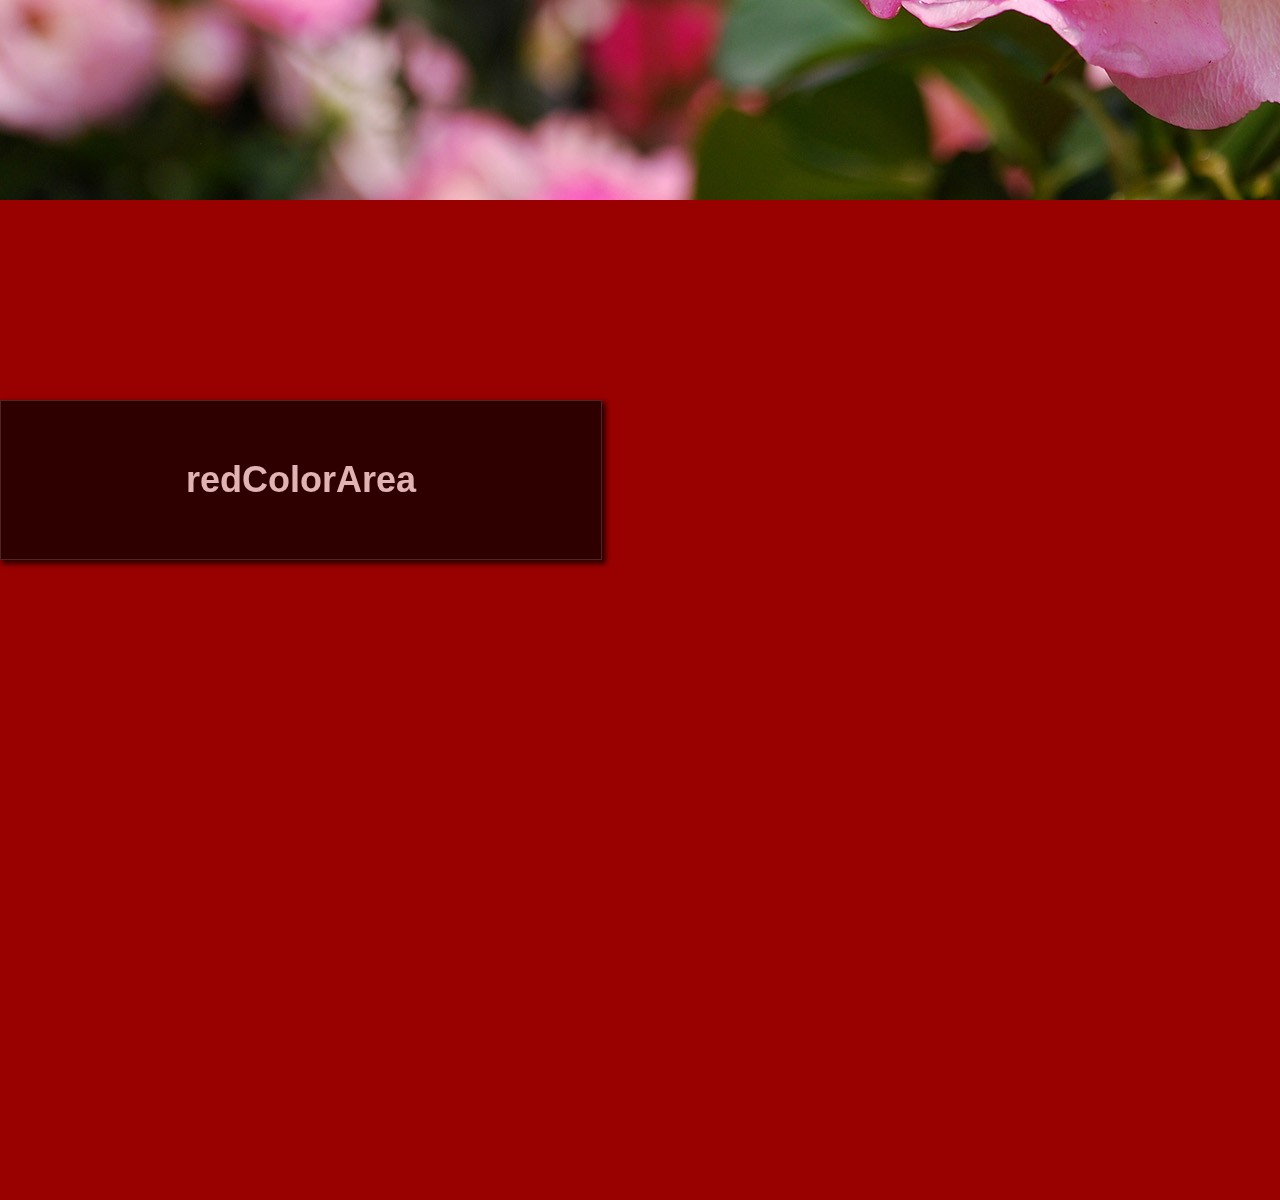
<file: parallax/index2.html>
<!DOCTYPE html>
<html lang="ja">
<head>
<meta charset="utf-8">
<title>Parallax 背景が動くサンプル</title>
<link rel="stylesheet" href="../common/css/html5reset.css">
<link rel="stylesheet" href="../common/css/style.css">
<script type="text/javascript" src="../common/js/jquery.js"></script>
<script type="text/javascript">
$(function() {
	var area2y = $('#area2').offset().top;
	var area3y = $('#area3').offset().top;
	var areaAshy = $('#ashColorArea').offset().top;
	$('#area2 span').text(area2y);//test用
	$('#area3 span').text(area3y);//test用
	$('#ashColorArea span').text(areaAshy);//test用

	$(window).scroll(function()	{
		var scrollValue = $(this).scrollTop();
		$('#textbox').text(scrollValue);//test用

		var imgpos = '0 ';

		//area1
		//トップまで来たら背景はトップに固定されたように見せる
		$('#area1').css('background-position', imgpos + scrollValue + 'px');
		//area2
		//area1と同じ、背景はトップに固定されたように見せる
		if (scrollValue > area2y){
			$('#area2').css('background-position', imgpos + (scrollValue - area2y) + 'px');
		}else{
			$('#area2').css('background-position', imgpos + '0');
		}
		//area3
		//トップまで来たら背景が下がっていくように見せる
		if (scrollValue > area3y){
			$('#area3').css('background-position', imgpos + ((scrollValue - area3y)*2) + 'px');
		}else{
			$('#area3').css('background-position', imgpos + '0');
		}
		//area4
		//トップまで上がらず途中固定で赤エリアが過ぎ去るように見せる
		if (scrollValue > areaAshy){
			var area4y = scrollValue - areaAshy - 800;
			$('#area4').css('background-position', imgpos + area4y + 'px');
		}else{
			$('#area4').css('background-position', imgpos + -200 + 'px');
		}
	
	});
});
</script>
<style>
#textbox {
	position: fixed;
	top:0;
	right: 0;
	padding: 10px;
	background:#EEE;
}
/*---------------*/
.area {
	position: relative;
	height: 1000px;
}
.area p {
	position:absolute;
	top: 200px;
	left: 0;
	padding: 50px 0;
	width: 600px;
	background:#000;
	opacity: 0.7;
	text-align: center;
	color: #FFF;
	font-size: 36px;
	font-weight: bold;
	border:solid 1px #333;
	box-shadow: 3px 3px 5px 1px #000;
}
#area1 {background:url(images/candle.jpg) repeat-x;}
#area2 {background:url(images/fish.jpg) repeat-x;}
#area3 {background:url(images/poppy.jpg) repeat-x;}
#area4 {background:url(images/rose.jpg) repeat-x;}
#ashColorArea {background: #666;}
#redColorArea {background: #900;}
</style>
</head>
<body>
<span id="textbox"></span>

<div id="area1" class="area">
	<p>AREA1</p>
</div>
<div id="area2" class="area">
	<p>AREA2 : <span></span>px</p>
</div>
<div id="area3" class="area">
	<p>AREA3 : <span></span>px</p>
</div>
<div id="ashColorArea" class="area">
	<p>ashColorArea : <span></span>px</p>
</div>
<div id="area4" class="area">
	<p>AREA4</p>
</div>
<div id="redColorArea" class="area">
	<p>redColorArea</p>
</div>

</body>
</html>
</file>
<file: fontswitch/css/style.css>
@charset "UTF-8";

body {
  margin: 0;
  padding: 0;
  background-color: #FFF;
  font-family: "メイリオ", "ＭＳ Ｐゴシック", "ヒラギノ角ゴ Pro W3", "Hiragino Kaku Gothic Pro", "Osaka", sans-serif;
  font-size: 13px;
  line-height: 1.6;
  color: #333;
}
</file>
<file: fontswitch/css/font_normal.css>
@charset "UTF-8";

body {
  font-size: 13px;
}
</file>
<file: fontswitch/css/font_big.css>
@charset "UTF-8";

body {
  font-size: 16px;
}
</file>
<file: common/css/style.css>
@charset "utf-8";

/*+--------------------------------------------------------------------*/
/* ALL
/*+--------------------------------------------------------------------*/
body {
	margin:0;
	padding:0;
	background:#FFF;
	font-family: "メイリオ", "ＭＳ Ｐゴシック", "ヒラギノ角ゴ Pro W3", "Hiragino Kaku Gothic Pro", "Osaka", sans-serif;
	font-size:13px;
	*font-size:small;
    *font:x-small;
	line-height:1.6;
	color:#333;
	-webkit-text-size-adjust:none;
}
/*+--------------------------------------------------------------------*/
/* LINK
/*+--------------------------------------------------------------------*/
a {
	color:#666;
	text-decoration:underline;
}
a:hover {
	text-decoration:none;
}

/*+--------------------------------------------------------------------*/
/* CONTENTS
/*+--------------------------------------------------------------------*/
</file>
<file: slide/css/style.css>
.slide {
  width: 100%;
  height: 100%;
}
nav {
	position: fixed;
	top: 50px;
	right:-250px;
	padding: 20px;
	width: 200px;
	background:#333;
	opacity:0.7;
	border-radius: 10px 0 0 10px;
	font-size:16px;
	color:#FFF;
}
nav a {
	display: block;
	padding: 10px;
	color:#FFF;
	line-height:1.6;
	text-decoration: none;
	-webkit-transition: all 0.3s;
	-moz-transition: all 0.3s;
	transition: all 0.3s;
}
nav li.on a,
nav a:hover {
	background: #666;
  border-radius: 8px;
}
/*---Color---*/
.testmode {
	color:#CCC;
}
.default {
	background-image:-moz-linear-gradient(#FFF, #ffe3f4);
	background-image:-webkit-gradient(linear, left top, left bottom, from(#FFF), to(#ffe3f4));
	background-image:-webkit-linear-gradient(#FFF, #ffe3f4);
	background-image:linear-gradient(#FFF, #ffe3f4);
	background-color:#ffe3f4;
}
.dark {
	background-image:-moz-linear-gradient(#232323, #000);
	background-image:-webkit-gradient(linear, left top, left bottom, from(#232323), to(#000));
	background-image:-webkit-linear-gradient(#232323, #000);
	background-image:linear-gradient(#232323, #000);
	background-color:#000;
	color:#FFF;
}
.blue {
	background-image:-moz-linear-gradient(#001555, #000e3a);
	background-image:-webkit-gradient(linear, left top, left bottom, from(#001555), to(#000e3a));
	background-image:-webkit-linear-gradient(#001555, #000e3a);
	background-image:linear-gradient(#001555, #000e3a);
	background-color:#000e3a;
	color:#FFF;
}
.purple {
	background-image:-moz-linear-gradient(#2b0160, #1f0441);
	background-image:-webkit-gradient(linear, left top, left bottom, from(#2b0160), to(#1f0441));
	background-image:-webkit-linear-gradient(#2b0160, #1f0441);
	background-image:linear-gradient(#2b0160, #1f0441);
	background-color:#1f0441;
	color:#FFF;
}
.pink {
	background-image:-moz-linear-gradient(#cf0053, #b10047);
	background-image:-webkit-gradient(linear, left top, left bottom, from(#cf0053), to(#b10047));
	background-image:-webkit-linear-gradient(#cf0053, #b10047);
	background-image:linear-gradient(#cf0053, #b10047);
	background-color:#b10047;
	color:#FFF;
}
.green {
	background-image:-moz-linear-gradient(#00a299, #008d85);
	background-image:-webkit-gradient(linear, left top, left bottom, from(#00a299), to(#008d85));
	background-image:-webkit-linear-gradient(#00a299, #008d85);
	background-image:linear-gradient(#00a299, #008d85);
	background-color:#00a299;
	color:#FFF;
}
</file>
